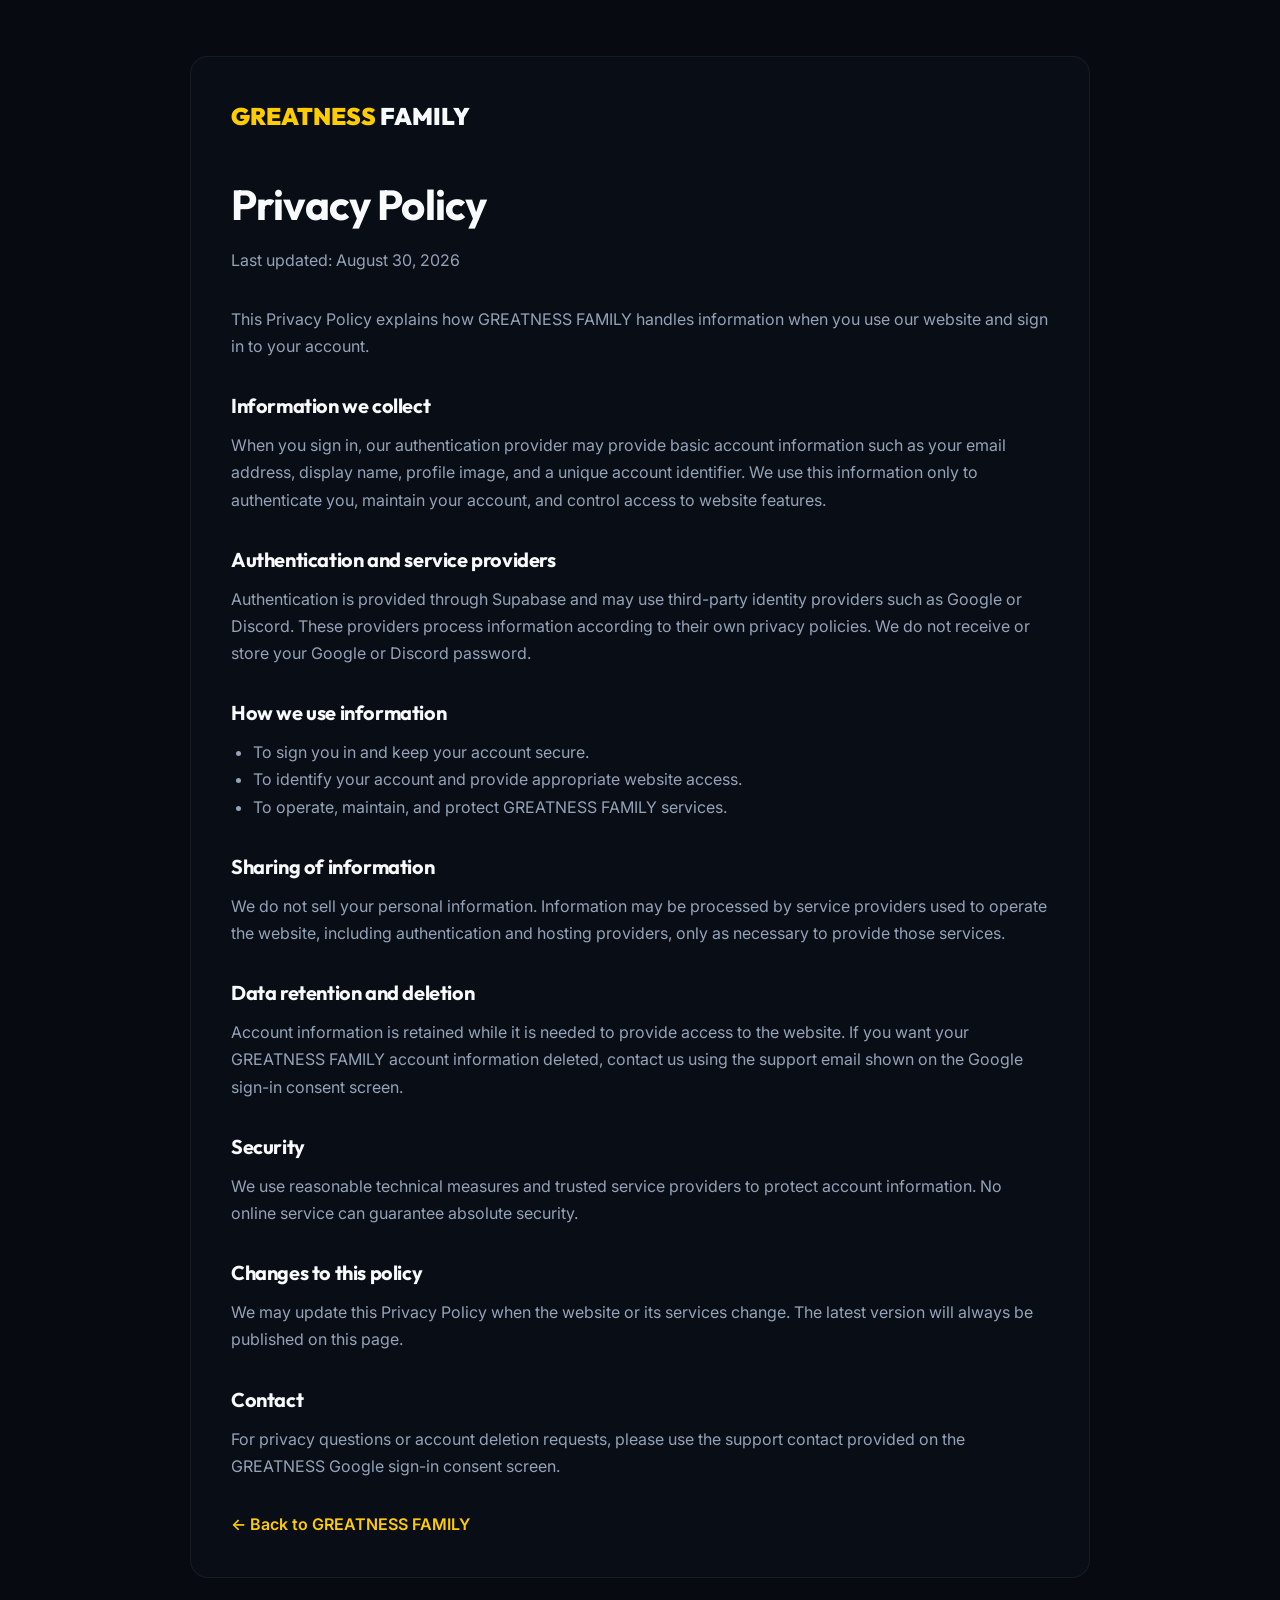
<file: privacy.html>
<!DOCTYPE html>
<html lang="en">
<head>
    <meta charset="UTF-8">
    <meta name="viewport" content="width=device-width, initial-scale=1.0">
    <meta name="description" content="Privacy Policy for GREATNESS FAMILY.">
    <title>Privacy Policy | GREATNESS FAMILY</title>
    <link rel="icon" href="/favicon.ico" sizes="any">
    <link rel="preconnect" href="https://fonts.googleapis.com">
    <link rel="preconnect" href="https://fonts.gstatic.com" crossorigin>
    <link href="https://fonts.googleapis.com/css2?family=Inter:wght@400;500;600;700&family=Outfit:wght@600;700;800;900&display=swap" rel="stylesheet">
    <link rel="stylesheet" href="css/main.css?v=1.9.32">
    <style>
        .privacy-page{min-height:100vh;padding:56px 24px;background:#070a10;color:var(--text-primary)}
        .privacy-card{max-width:900px;margin:0 auto;padding:40px;border:1px solid var(--border-color);border-radius:18px;background:rgba(10,14,22,.94)}
        .privacy-brand{font-family:var(--font-display);font-size:24px;font-weight:900;margin-bottom:36px}.privacy-brand span{color:var(--accent-yellow)}
        .privacy-card h1{font-family:var(--font-display);font-size:42px;margin:0 0 8px}.privacy-updated{color:var(--text-muted);margin-bottom:32px}
        .privacy-card h2{font-size:20px;margin:30px 0 10px}.privacy-card p,.privacy-card li{color:var(--text-secondary);line-height:1.7}.privacy-card ul{padding-left:22px}
        .privacy-back{display:inline-block;margin-top:32px;color:var(--accent-yellow);font-weight:600}
        @media(max-width:600px){.privacy-page{padding:24px 14px}.privacy-card{padding:26px 20px}.privacy-card h1{font-size:32px}}
    </style>
</head>
<body>
<main class="privacy-page">
    <article class="privacy-card">
        <div class="privacy-brand"><span>GREATNESS</span> FAMILY</div>
        <h1>Privacy Policy</h1>
        <p class="privacy-updated">Last updated: August 30, 2026</p>

        <p>This Privacy Policy explains how GREATNESS FAMILY handles information when you use our website and sign in to your account.</p>

        <h2>Information we collect</h2>
        <p>When you sign in, our authentication provider may provide basic account information such as your email address, display name, profile image, and a unique account identifier. We use this information only to authenticate you, maintain your account, and control access to website features.</p>

        <h2>Authentication and service providers</h2>
        <p>Authentication is provided through Supabase and may use third-party identity providers such as Google or Discord. These providers process information according to their own privacy policies. We do not receive or store your Google or Discord password.</p>

        <h2>How we use information</h2>
        <ul>
            <li>To sign you in and keep your account secure.</li>
            <li>To identify your account and provide appropriate website access.</li>
            <li>To operate, maintain, and protect GREATNESS FAMILY services.</li>
        </ul>

        <h2>Sharing of information</h2>
        <p>We do not sell your personal information. Information may be processed by service providers used to operate the website, including authentication and hosting providers, only as necessary to provide those services.</p>

        <h2>Data retention and deletion</h2>
        <p>Account information is retained while it is needed to provide access to the website. If you want your GREATNESS FAMILY account information deleted, contact us using the support email shown on the Google sign-in consent screen.</p>

        <h2>Security</h2>
        <p>We use reasonable technical measures and trusted service providers to protect account information. No online service can guarantee absolute security.</p>

        <h2>Changes to this policy</h2>
        <p>We may update this Privacy Policy when the website or its services change. The latest version will always be published on this page.</p>

        <h2>Contact</h2>
        <p>For privacy questions or account deletion requests, please use the support contact provided on the GREATNESS Google sign-in consent screen.</p>

        <a class="privacy-back" href="/">← Back to GREATNESS FAMILY</a>
    </article>
</main>
</body>
</html>
</file>
<file: css/main.css>
/**
 * GREATNESS portal stylesheet entry point.
 *
 * Styles are grouped by responsibility. Import order is deliberate: shared
 * primitives first, feature sections next, then responsive and feature-specific
 * overrides.
 */
@import url('./base.css?v=1.9.29');
@import url('./sections/home.css');
@import url('./sections/family.css');
@import url('./sections/jobs.css');
@import url('./sections/fleet.css');
@import url('./sections/prices.css');
@import url('./sections/gallery.css');
@import url('./lightbox.css');
@import url('./footer.css');
@import url('./responsive.css');
@import url('./sections/contracts.css?v=1.9.29');

@import url('./sections/auth.css?v=1.10.0');

/* v1.10.2 auth avatar/provider polish */
.auth-avatar img { width: 100%; height: 100%; object-fit: cover; border-radius: inherit; display: block; }
.auth-avatar-letter { font-weight: 800; line-height: 1; }
.auth-avatar-large { width: 52px; height: 52px; font-size: 20px; flex: 0 0 52px; }
.auth-user-identity { display: flex; align-items: center; gap: 10px; min-width: 0; }
.auth-user-identity > span { display: flex; flex-direction: column; min-width: 0; }
.auth-user-identity small { opacity: .68; white-space: nowrap; overflow: hidden; text-overflow: ellipsis; max-width: 330px; }
</file>
